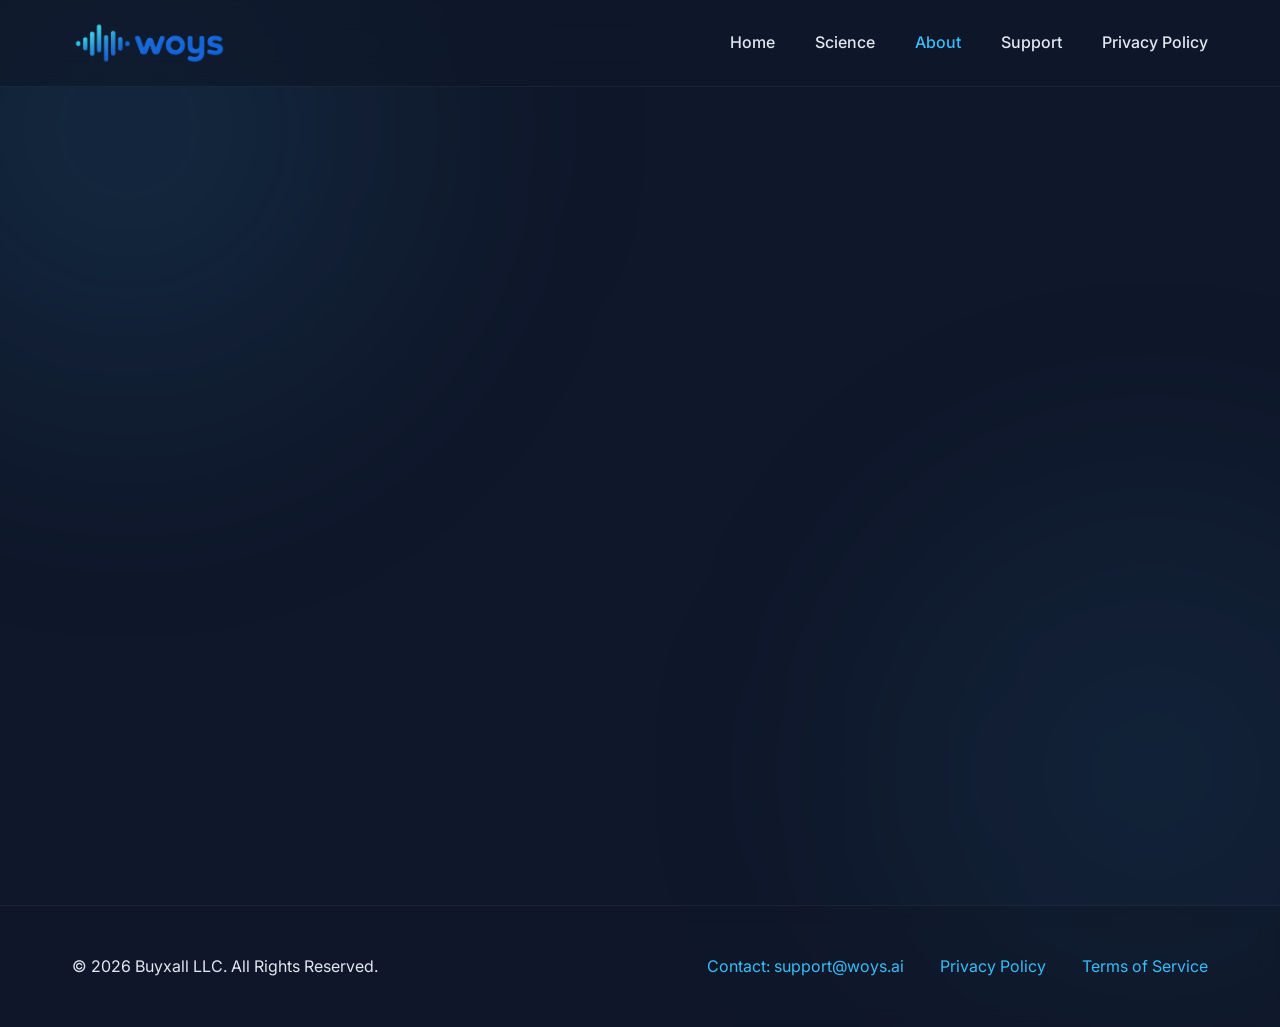
<file: about.html>
<!DOCTYPE html>
<html lang="en">

<head>
    <meta charset="UTF-8">
    <meta name="viewport" content="width=device-width, initial-scale=1.0">
    <title>About Us - Woys AI</title>
    <!-- Google Fonts -->
    <link rel="preconnect" href="https://fonts.googleapis.com">
    <link rel="preconnect" href="https://fonts.gstatic.com" crossorigin>
    <link href="https://fonts.googleapis.com/css2?family=Inter:wght@300;400;500;600;700;800&display=swap"
        rel="stylesheet">
    <!-- Main CSS -->
    <link rel="stylesheet" href="style.css?v=2.0">
</head>

<body>

    <!-- Navigation -->
    <header>
        <nav>
            <a href="/" class="logo">
                <img src="logo.png" alt="Woys AI Logo" class="logo-img">
            </a>
            <ul class="nav-links">
                <li><a href="/">Home</a></li>
                <li><a href="science.html">Science</a></li>
                <li><a href="about.html">About</a></li>
                <li><a href="support.html">Support</a></li>
                <li><a href="privacypolicy.html">Privacy Policy</a></li>
            </ul>
        </nav>
    </header>

    <!-- Page Header -->
    <div class="hero container animate-on-scroll" style="min-height: 50vh; padding-top: 150px; padding-bottom: 50px;">
        <h1>About <span class="accent-text">Buyxall LLC</span></h1>
    </div>

    <!-- Content Sections -->
    <section class="container" style="padding-top: 0; max-width: 800px;">
        <div class="glass-panel animate-on-scroll" style="margin-bottom: 2.5rem;">
            <h3>Who We Are</h3>
            <p>Based in Sheridan, Wyoming, Buyxall LLC is a technology firm dedicated to making advanced AI accessible.
                Woys AI was born from the vision of bridging the gap between human emotion and machine intelligence.</p>
        </div>

        <div class="glass-panel animate-on-scroll"
            style="transition-delay: 0.1s; text-align: center; border-color: var(--accent-color); box-shadow: 0 10px 30px rgba(56, 189, 248, 0.1);">
            <h3 class="accent-text">Our Vision</h3>
            <p style="font-size: 1.3rem; font-style: italic; color: #fff;">"Empowering better communication through deep
                vocal insights."</p>
        </div>
    </section>

    <!-- Footer -->
    <footer>
        <div class="container footer-content">
            <p>&copy; 2026 Buyxall LLC. All Rights Reserved.</p>
            <div class="footer-links">
                <a href="mailto:support@woys.ai">Contact: support@woys.ai</a>
                <a href="privacypolicy.html">Privacy Policy</a>
                <a href="terms.html">Terms of Service</a>
            </div>
        </div>
    </footer>

    <script src="script.js?v=2.0"></script>
</body>

</html>
</file>
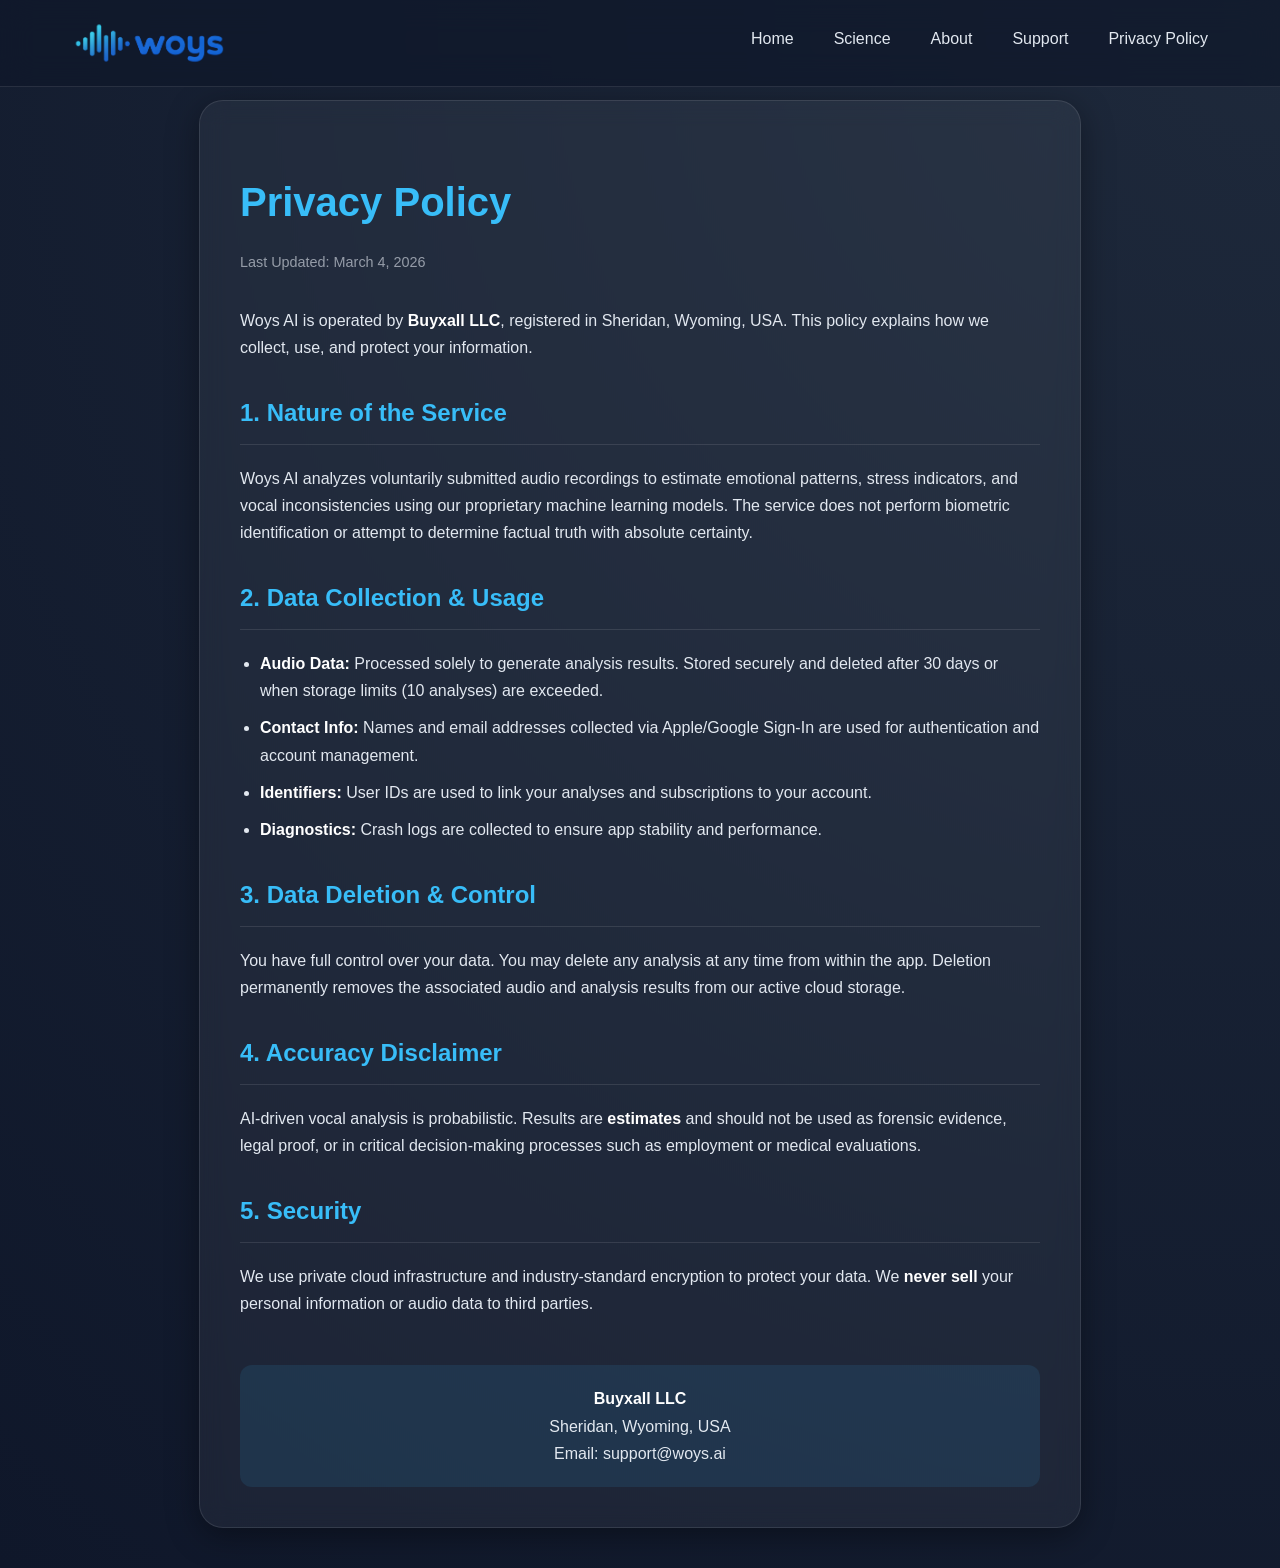
<file: privacypolicy.html>
<!DOCTYPE html>
<html lang="en">

<head>
    <meta charset="UTF-8">
    <meta name="viewport" content="width=device-width, initial-scale=1.0">
    <title>Privacy Policy - Woys AI</title>
    <style>
        :root {
            --primary-bg: #0f172a;
            --glass-bg: rgba(255, 255, 255, 0.05);
            --glass-border: rgba(255, 255, 255, 0.1);
            --text-color: #e2e8f0;
            --accent-color: #38bdf8;
        }

        body {
            background: radial-gradient(circle at top right, #1e293b, #0f172a);
            color: var(--text-color);
            font-family: 'Inter', -apple-system, sans-serif;
            line-height: 1.7;
            margin: 0;
            display: flex;
            justify-content: center;
            align-items: center;
            min-height: 100vh;
        }

        .glass-container {
            background: var(--glass-bg);
            backdrop-filter: blur(12px);
            -webkit-backdrop-filter: blur(12px);
            border: 1px solid var(--glass-border);
            border-radius: 24px;
            padding: 40px;
            max-width: 800px;
            margin: 40px 20px;
            box-shadow: 0 8px 32px 0 rgba(0, 0, 0, 0.37);
        }

        h1 {
            color: var(--accent-color);
            font-size: 2.5rem;
            margin-bottom: 0.5rem;
        }

        h2 {
            color: var(--accent-color);
            margin-top: 2rem;
            border-bottom: 1px solid var(--glass-border);
            padding-bottom: 10px;
        }

        .last-updated {
            opacity: 0.6;
            font-size: 0.9rem;
            margin-bottom: 2rem;
        }

        strong {
            color: #fff;
        }

        ul {
            padding-left: 20px;
        }

        li {
            margin-bottom: 10px;
        }

        .contact-box {
            margin-top: 3rem;
            padding: 20px;
            background: rgba(56, 189, 248, 0.1);
            border-radius: 12px;
            text-align: center;
        }

        .logo {
            text-decoration: none;
            display: flex;
            align-items: center;
        }

        .logo-img {
            height: 48px;
            width: auto;
        }

        /* Header & Nav */
        header {
            position: fixed;
            top: 0;
            left: 0;
            width: 100%;
            z-index: 1000;
            background: rgba(15, 23, 42, 0.7);
            backdrop-filter: blur(16px);
            -webkit-backdrop-filter: blur(16px);
            border-bottom: 1px solid var(--glass-border);
        }

        nav {
            display: flex;
            justify-content: space-between;
            align-items: center;
            max-width: 1200px;
            margin: 0 auto;
            padding: 1.2rem 2rem;
            box-sizing: border-box;
        }

        .nav-links {
            display: flex;
            gap: 2.5rem;
            list-style: none;
            margin: 0;
            padding: 0;
        }

        .nav-links a {
            color: var(--text-color);
            text-decoration: none;
            font-weight: 500;
            transition: color 0.3s ease;
            font-size: 1rem;
        }

        .nav-links a:hover,
        .nav-links a.active {
            color: var(--accent-color);
        }

        @media (max-width: 768px) {
            .nav-links {
                display: none;
            }
        }
    </style>
</head>

<body>
    <!-- Navigation -->
    <header>
        <nav>
            <a href="/" class="logo">
                <img src="logo.png" alt="Woys AI Logo" class="logo-img">
            </a>
            <ul class="nav-links">
                <li><a href="/">Home</a></li>
                <li><a href="science.html">Science</a></li>
                <li><a href="about.html">About</a></li>
                <li><a href="support.html">Support</a></li>
                <li><a href="privacypolicy.html">Privacy Policy</a></li>
            </ul>
        </nav>
    </header>

    <div class="glass-container" style="margin-top: 100px;">
        <h1>Privacy Policy</h1>
        <p class="last-updated">Last Updated: March 4, 2026</p>

        <p>Woys AI is operated by <strong>Buyxall LLC</strong>, registered in Sheridan, Wyoming, USA. This policy
            explains how we collect, use, and protect your information.</p>

        <h2>1. Nature of the Service</h2>
        <p>Woys AI analyzes voluntarily submitted audio recordings to estimate emotional patterns, stress indicators,
            and vocal inconsistencies using our proprietary machine learning models. The service does not perform
            biometric identification or attempt to determine factual truth with absolute certainty.</p>

        <h2>2. Data Collection & Usage</h2>
        <ul>
            <li><strong>Audio Data:</strong> Processed solely to generate analysis results. Stored securely and deleted
                after 30 days or when storage limits (10 analyses) are exceeded.</li>
            <li><strong>Contact Info:</strong> Names and email addresses collected via Apple/Google Sign-In are used for
                authentication and account management.</li>
            <li><strong>Identifiers:</strong> User IDs are used to link your analyses and subscriptions to your account.
            </li>
            <li><strong>Diagnostics:</strong> Crash logs are collected to ensure app stability and performance.</li>
        </ul>

        <h2>3. Data Deletion & Control</h2>
        <p>You have full control over your data. You may delete any analysis at any time from within the app. Deletion
            permanently removes the associated audio and analysis results from our active cloud storage.</p>

        <h2>4. Accuracy Disclaimer</h2>
        <p>AI-driven vocal analysis is probabilistic. Results are <strong>estimates</strong> and should not be used as
            forensic evidence, legal proof, or in critical decision-making processes such as employment or medical
            evaluations.</p>

        <h2>5. Security</h2>
        <p>We use private cloud infrastructure and industry-standard encryption to protect your data. We <strong>never
                sell</strong> your personal information or audio data to third parties.</p>

        <div class="contact-box">
            <strong>Buyxall LLC</strong><br>
            Sheridan, Wyoming, USA<br>
            Email: support@woys.ai
        </div>
    </div>
</body>

</html>
</file>
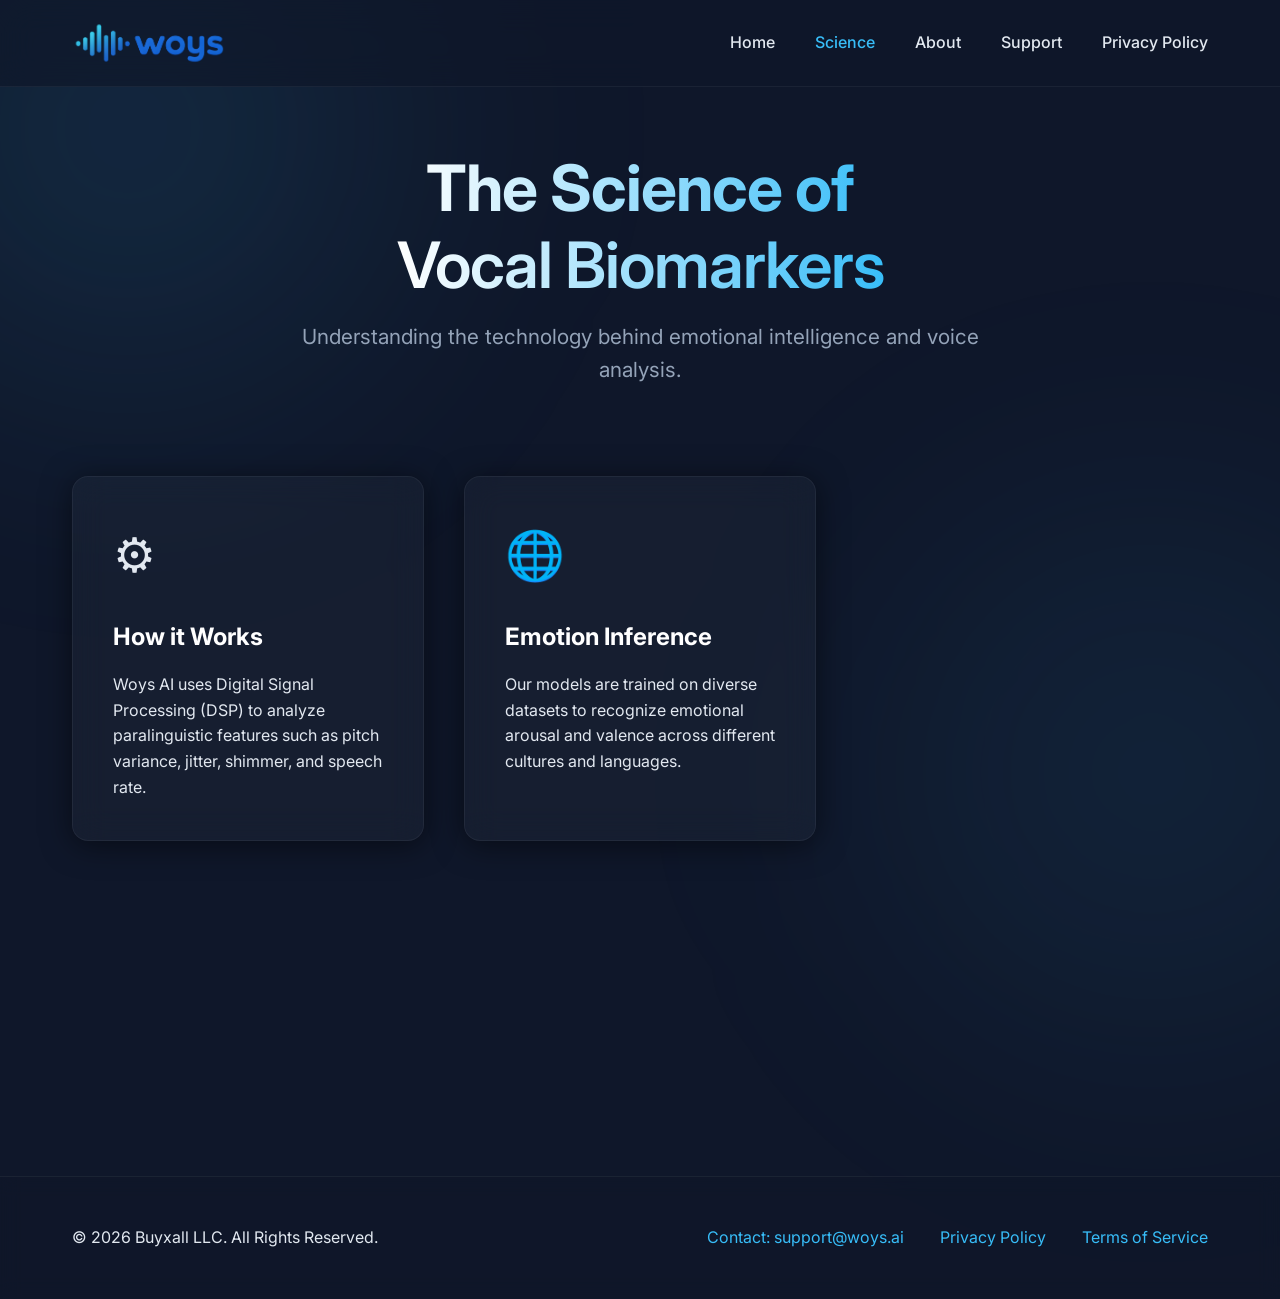
<file: science.html>
<!DOCTYPE html>
<html lang="en">

<head>
    <meta charset="UTF-8">
    <meta name="viewport" content="width=device-width, initial-scale=1.0">
    <title>Science - Woys AI</title>
    <!-- Google Fonts -->
    <link rel="preconnect" href="https://fonts.googleapis.com">
    <link rel="preconnect" href="https://fonts.gstatic.com" crossorigin>
    <link href="https://fonts.googleapis.com/css2?family=Inter:wght@300;400;500;600;700;800&display=swap"
        rel="stylesheet">
    <!-- Main CSS -->
    <link rel="stylesheet" href="style.css?v=2.0">
</head>

<body>

    <!-- Navigation -->
    <header>
        <nav>
            <a href="/" class="logo">
                <img src="logo.png" alt="Woys AI Logo" class="logo-img">
            </a>
            <ul class="nav-links">
                <li><a href="/">Home</a></li>
                <li><a href="science.html">Science</a></li>
                <li><a href="about.html">About</a></li>
                <li><a href="support.html">Support</a></li>
                <li><a href="privacypolicy.html">Privacy Policy</a></li>
            </ul>
        </nav>
    </header>

    <!-- Page Header -->
    <div class="hero container animate-on-scroll" style="min-height: 50vh; padding-top: 150px; padding-bottom: 50px;">
        <h1>The Science of<br><span class="accent-text">Vocal Biomarkers</span></h1>
        <p>Understanding the technology behind emotional intelligence and voice analysis.</p>
    </div>

    <!-- Content Sections -->
    <section class="container" style="padding-top: 0;">
        <div class="grid-2">

            <!-- Section 1 -->
            <div class="glass-panel animate-on-scroll" style="transition-delay: 0.1s;">
                <div class="card-icon">⚙️</div>
                <h3>How it Works</h3>
                <p>Woys AI uses Digital Signal Processing (DSP) to analyze paralinguistic features such as pitch
                    variance, jitter, shimmer, and speech rate.</p>
            </div>

            <!-- Section 2 -->
            <div class="glass-panel animate-on-scroll" style="transition-delay: 0.2s;">
                <div class="card-icon">🌐</div>
                <h3>Emotion Inference</h3>
                <p>Our models are trained on diverse datasets to recognize emotional arousal and valence across
                    different cultures and languages.</p>
            </div>

            <!-- Section 3 -->
            <div class="glass-panel animate-on-scroll" style="grid-column: 1 / -1; transition-delay: 0.3s;">
                <div class="card-icon" style="text-align: center;">📊</div>
                <h3 style="text-align: center;">Probabilistic Modeling</h3>
                <p style="text-align: center; max-width: 800px; margin: 0 auto;">We treat vocal analysis as a
                    probabilistic estimation, focusing on patterns rather than deterministic 'truth'.</p>
            </div>

        </div>
    </section>

    <!-- Footer -->
    <footer>
        <div class="container footer-content">
            <p>&copy; 2026 Buyxall LLC. All Rights Reserved.</p>
            <div class="footer-links">
                <a href="mailto:support@woys.ai">Contact: support@woys.ai</a>
                <a href="privacypolicy.html">Privacy Policy</a>
                <a href="terms.html">Terms of Service</a>
            </div>
        </div>
    </footer>

    <script src="script.js?v=2.0"></script>
</body>

</html>
</file>
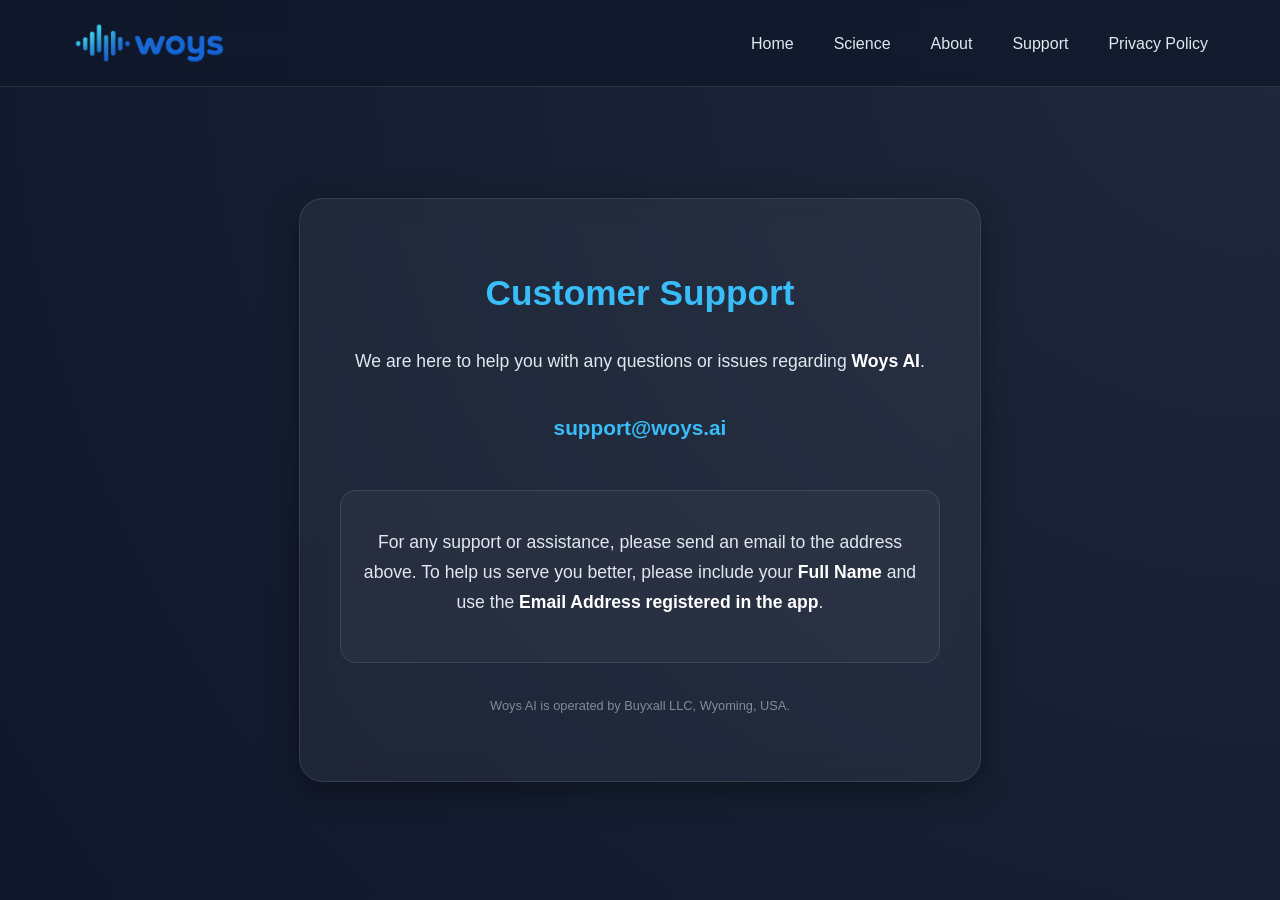
<file: support.html>
<!DOCTYPE html>
<html lang="en">

<head>
    <meta charset="UTF-8">
    <meta name="viewport" content="width=device-width, initial-scale=1.0">
    <title>Support - Woys AI</title>
    <style>
        :root {
            --primary-bg: #0f172a;
            --glass-bg: rgba(255, 255, 255, 0.05);
            --glass-border: rgba(255, 255, 255, 0.1);
            --text-color: #e2e8f0;
            --accent-color: #38bdf8;
        }

        body {
            background: radial-gradient(circle at top right, #1e293b, #0f172a);
            color: var(--text-color);
            font-family: 'Inter', -apple-system, sans-serif;
            line-height: 1.7;
            margin: 0;
            display: flex;
            justify-content: center;
            align-items: center;
            min-height: 100vh;
        }

        .glass-container {
            background: var(--glass-bg);
            backdrop-filter: blur(12px);
            -webkit-backdrop-filter: blur(12px);
            border: 1px solid var(--glass-border);
            border-radius: 24px;
            padding: 40px;
            max-width: 600px;
            margin: 20px;
            box-shadow: 0 8px 32px 0 rgba(0, 0, 0, 0.37);
            text-align: center;
        }

        h1 {
            color: var(--accent-color);
            font-size: 2.2rem;
            margin-bottom: 1.5rem;
        }

        p {
            font-size: 1.1rem;
            margin-bottom: 1.5rem;
        }

        .email-link {
            display: inline-block;
            color: var(--accent-color);
            font-weight: bold;
            font-size: 1.3rem;
            text-decoration: none;
            border-bottom: 2px solid transparent;
            transition: border-color 0.3s;
            margin: 10px 0;
        }

        .email-link:hover {
            border-color: var(--accent-color);
        }

        .instruction-box {
            margin-top: 2rem;
            padding: 20px;
            background: rgba(255, 255, 255, 0.03);
            border-radius: 16px;
            font-size: 0.95rem;
            border: 1px solid var(--glass-border);
        }

        strong {
            color: #fff;
        }

        .logo {
            text-decoration: none;
            display: flex;
            align-items: center;
        }

        .logo-img {
            height: 48px;
            width: auto;
        }

        /* Header & Nav */
        header {
            position: fixed;
            top: 0;
            left: 0;
            width: 100%;
            z-index: 1000;
            background: rgba(15, 23, 42, 0.7);
            backdrop-filter: blur(16px);
            -webkit-backdrop-filter: blur(16px);
            border-bottom: 1px solid var(--glass-border);
        }

        nav {
            display: flex;
            justify-content: space-between;
            align-items: center;
            max-width: 1200px;
            margin: 0 auto;
            padding: 1.2rem 2rem;
            box-sizing: border-box;
        }

        .nav-links {
            display: flex;
            gap: 2.5rem;
            list-style: none;
            margin: 0;
            padding: 0;
        }

        .nav-links a {
            color: var(--text-color);
            text-decoration: none;
            font-weight: 500;
            transition: color 0.3s ease;
            font-size: 1rem;
        }

        .nav-links a:hover,
        .nav-links a.active {
            color: var(--accent-color);
        }

        @media (max-width: 768px) {
            .nav-links {
                display: none;
            }
        }
    </style>
</head>

<body>
    <!-- Navigation -->
    <header>
        <nav>
            <a href="/" class="logo">
                <img src="logo.png" alt="Woys AI Logo" class="logo-img">
            </a>
            <ul class="nav-links">
                <li><a href="/">Home</a></li>
                <li><a href="science.html">Science</a></li>
                <li><a href="about.html">About</a></li>
                <li><a href="support.html">Support</a></li>
                <li><a href="privacypolicy.html">Privacy Policy</a></li>
            </ul>
        </nav>
    </header>

    <div class="glass-container" style="margin-top: 100px;">
        <h1>Customer Support</h1>
        <p>We are here to help you with any questions or issues regarding <strong>Woys AI</strong>.</p>

        <a href="mailto:support@woys.ai" class="email-link">support@woys.ai</a>

        <div class="instruction-box">
            <p>For any support or assistance, please send an email to the address above. To help us serve you better,
                please include your <strong>Full Name</strong> and use the <strong>Email Address registered in the
                    app</strong>.</p>
        </div>

        <p style="margin-top: 2rem; font-size: 0.8rem; opacity: 0.5;">Woys AI is operated by Buyxall LLC, Wyoming, USA.
        </p>
    </div>
</body>

</html>
</file>
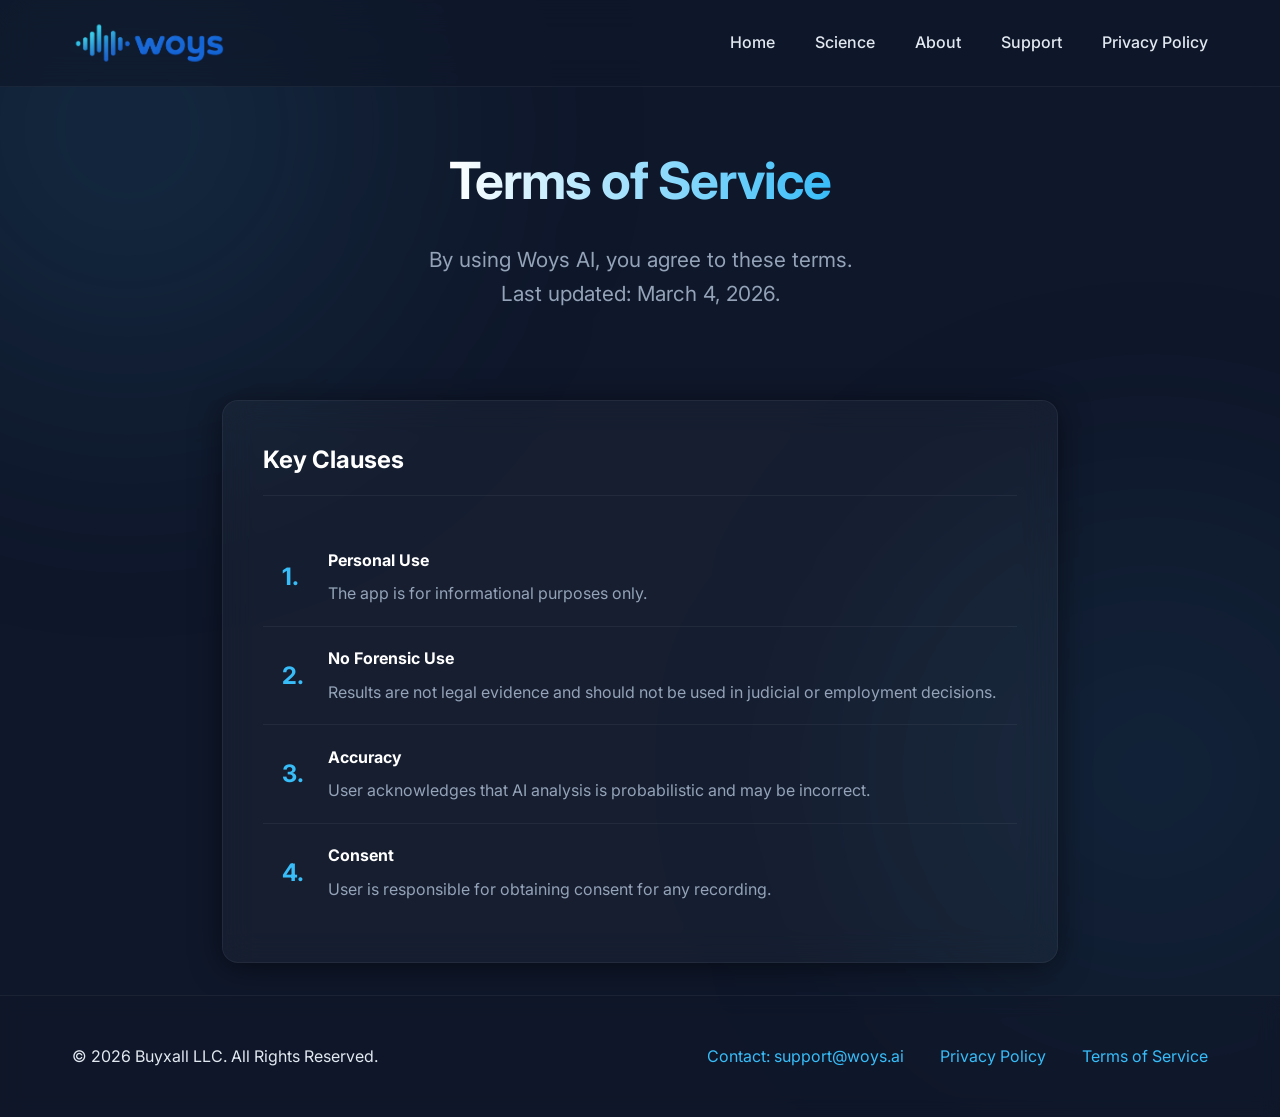
<file: terms.html>
<!DOCTYPE html>
<html lang="en">

<head>
    <meta charset="UTF-8">
    <meta name="viewport" content="width=device-width, initial-scale=1.0">
    <title>Terms of Service - Woys AI</title>
    <!-- Google Fonts -->
    <link rel="preconnect" href="https://fonts.googleapis.com">
    <link rel="preconnect" href="https://fonts.gstatic.com" crossorigin>
    <link href="https://fonts.googleapis.com/css2?family=Inter:wght@300;400;500;600;700;800&display=swap"
        rel="stylesheet">
    <!-- Main CSS -->
    <link rel="stylesheet" href="style.css?v=2.0">
</head>

<body>

    <!-- Navigation -->
    <header>
        <nav>
            <a href="/" class="logo">
                <img src="logo.png" alt="Woys AI Logo" class="logo-img">
            </a>
            <ul class="nav-links">
                <li><a href="/">Home</a></li>
                <li><a href="science.html">Science</a></li>
                <li><a href="about.html">About</a></li>
                <li><a href="support.html">Support</a></li>
                <li><a href="privacypolicy.html">Privacy Policy</a></li>
            </ul>
        </nav>
    </header>

    <!-- Page Header -->
    <div class="hero container animate-on-scroll" style="min-height: 40vh; padding-top: 150px; padding-bottom: 50px;">
        <h1 style="font-size: clamp(2rem, 4vw, 3.5rem);">Terms of Service</h1>
        <p style="margin-top: 1rem;">By using Woys AI, you agree to these terms.<br>Last updated: March 4, 2026.</p>
    </div>

    <!-- Content Sections -->
    <section class="container" style="padding-top: 0; max-width: 900px;">
        <div class="glass-panel animate-on-scroll">
            <h3 style="margin-bottom: 2rem; border-bottom: 1px solid var(--glass-border); padding-bottom: 1rem;">Key
                Clauses</h3>

            <ul class="glass-list">
                <li>
                    <span
                        style="font-size: 1.5rem; color: var(--accent-color); font-weight: bold; width: 30px;">1.</span>
                    <div>
                        <h4 style="margin: 0 0 0.5rem 0;">Personal Use</h4>
                        <p style="margin: 0; color: #94a3b8;">The app is for informational purposes only.</p>
                    </div>
                </li>
                <li>
                    <span
                        style="font-size: 1.5rem; color: var(--accent-color); font-weight: bold; width: 30px;">2.</span>
                    <div>
                        <h4 style="margin: 0 0 0.5rem 0;">No Forensic Use</h4>
                        <p style="margin: 0; color: #94a3b8;">Results are not legal evidence and should not be used in
                            judicial or employment decisions.</p>
                    </div>
                </li>
                <li>
                    <span
                        style="font-size: 1.5rem; color: var(--accent-color); font-weight: bold; width: 30px;">3.</span>
                    <div>
                        <h4 style="margin: 0 0 0.5rem 0;">Accuracy</h4>
                        <p style="margin: 0; color: #94a3b8;">User acknowledges that AI analysis is probabilistic and
                            may be incorrect.</p>
                    </div>
                </li>
                <li>
                    <span
                        style="font-size: 1.5rem; color: var(--accent-color); font-weight: bold; width: 30px;">4.</span>
                    <div>
                        <h4 style="margin: 0 0 0.5rem 0;">Consent</h4>
                        <p style="margin: 0; color: #94a3b8;">User is responsible for obtaining consent for any
                            recording.</p>
                    </div>
                </li>
            </ul>
        </div>
    </section>

    <!-- Footer -->
    <footer>
        <div class="container footer-content">
            <p>&copy; 2026 Buyxall LLC. All Rights Reserved.</p>
            <div class="footer-links">
                <a href="mailto:support@woys.ai">Contact: support@woys.ai</a>
                <a href="privacypolicy.html">Privacy Policy</a>
                <a href="terms.html">Terms of Service</a>
            </div>
        </div>
    </footer>

    <script src="script.js?v=2.0"></script>
</body>

</html>
</file>
<file: style.css>
/* style.css */
:root {
    --bg-color: #0f172a;
    /* Dark background */
    --accent-color: #38bdf8;
    /* Light blue accent */
    --text-color: #e2e8f0;
    /* Light gray text */
    --glass-bg: rgba(255, 255, 255, 0.03);
    /* subtle white */
    --glass-border: rgba(255, 255, 255, 0.05);
    --glass-shadow: 0 4px 30px rgba(0, 0, 0, 0.5);
    --gradient-glow: linear-gradient(135deg, rgba(56, 189, 248, 0.2), rgba(15, 23, 42, 0));
}

* {
    margin: 0;
    padding: 0;
    box-sizing: border-box;
    font-family: 'Inter', system-ui, -apple-system, sans-serif;
}

body {
    background-color: var(--bg-color);
    color: var(--text-color);
    line-height: 1.6;
    overflow-x: hidden;
    position: relative;
}

/* Background gradient blobs */
body::before,
body::after {
    content: '';
    position: fixed;
    width: 60vw;
    height: 60vw;
    border-radius: 50%;
    filter: blur(120px);
    z-index: -1;
    pointer-events: none;
}

body::before {
    top: -20vw;
    left: -20vw;
    background: radial-gradient(circle, rgba(56, 189, 248, 0.15) 0%, rgba(15, 23, 42, 0) 70%);
}

body::after {
    bottom: -20vw;
    right: -20vw;
    background: radial-gradient(circle, rgba(56, 189, 248, 0.1) 0%, rgba(15, 23, 42, 0) 70%);
}

/* Glass Effect */
.glass-panel {
    background: var(--glass-bg);
    backdrop-filter: blur(16px);
    -webkit-backdrop-filter: blur(16px);
    border: 1px solid var(--glass-border);
    border-radius: 16px;
    box-shadow: var(--glass-shadow);
    padding: 2.5rem;
    transition: transform 0.4s cubic-bezier(0.16, 1, 0.3, 1), border-color 0.4s ease, box-shadow 0.4s ease;
}

.glass-panel:hover {
    transform: translateY(-8px);
    border-color: rgba(56, 189, 248, 0.3);
    box-shadow: 0 15px 40px rgba(56, 189, 248, 0.15);
}

/* Typography */
h1,
h2,
h3,
h4 {
    font-weight: 700;
    color: #ffffff;
    margin-bottom: 1rem;
}

h1 {
    font-size: clamp(2.5rem, 5vw, 4.5rem);
    line-height: 1.2;
    background: linear-gradient(to right, #ffffff, var(--accent-color));
    -webkit-background-clip: text;
    background-clip: text;
    -webkit-text-fill-color: transparent;
    letter-spacing: -1px;
}

h2 {
    font-size: clamp(2rem, 3vw, 2.5rem);
    letter-spacing: -0.5px;
}

h3 {
    font-size: 1.5rem;
}

/* Header & Nav */
header {
    position: fixed;
    top: 0;
    width: 100%;
    z-index: 1000;
    background: rgba(15, 23, 42, 0.7);
    backdrop-filter: blur(16px);
    -webkit-backdrop-filter: blur(16px);
    border-bottom: 1px solid var(--glass-border);
}

nav {
    display: flex;
    justify-content: space-between;
    align-items: center;
    max-width: 1200px;
    margin: 0 auto;
    padding: 1.2rem 2rem;
}

.logo {
    text-decoration: none;
    display: flex;
    align-items: center;
}

.logo-img {
    height: 48px;
    /* Adjust size based on actual logo */
    width: auto;
}

.nav-links {
    display: flex;
    gap: 2.5rem;
    list-style: none;
}

.nav-links a {
    color: var(--text-color);
    text-decoration: none;
    font-weight: 500;
    transition: color 0.3s ease;
    font-size: 1rem;
}

.nav-links a:hover,
.nav-links a.active {
    color: var(--accent-color);
}

/* Layout containers */
.container {
    max-width: 1200px;
    margin: 0 auto;
    padding: 0 2rem;
}

section {
    padding: 8rem 0;
}

.trust-section {
    margin-top: 4rem;
    margin-bottom: 2rem;
}

/* Animations */
.animate-on-scroll {
    opacity: 0;
    transform: translateY(40px) scale(0.98);
    transition: opacity 1s cubic-bezier(0.16, 1, 0.3, 1), transform 1s cubic-bezier(0.16, 1, 0.3, 1);
}

.animate-on-scroll.visible {
    opacity: 1;
    transform: translateY(0) scale(1);
}

/* Hero Section */
.hero {
    min-height: 100vh;
    display: flex;
    flex-direction: column;
    justify-content: center;
    align-items: center;
    text-align: center;
    padding-top: 100px;
}

.hero p {
    font-size: clamp(1.1rem, 2vw, 1.3rem);
    max-width: 700px;
    margin: 0 auto 2.5rem;
    color: #94a3b8;
}

/* Grid Layouts */
.grid-2 {
    display: grid;
    grid-template-columns: repeat(auto-fit, minmax(350px, 1fr));
    gap: 2.5rem;
}

.grid-4 {
    display: grid;
    grid-template-columns: repeat(auto-fit, minmax(260px, 1fr));
    gap: 2rem;
}

/* Footer */
footer {
    border-top: 1px solid var(--glass-border);
    padding: 3rem 0;
    margin-top: 2rem;
    background: rgba(15, 23, 42, 0.4);
    backdrop-filter: blur(10px);
}

.footer-content {
    display: flex;
    justify-content: space-between;
    align-items: center;
    flex-wrap: wrap;
    gap: 1.5rem;
}

.footer-links a {
    color: var(--accent-color);
    text-decoration: none;
    margin-left: 2rem;
    transition: color 0.3s ease;
}

.footer-links a:hover {
    color: #7dd3fc;
}

/* Content specific tags */
.accent-text {
    color: var(--accent-color);
    font-weight: 600;
}

.card-icon {
    font-size: 3rem;
    margin-bottom: 1.5rem;
}

ul.glass-list {
    list-style: none;
    padding: 0;
}

ul.glass-list li {
    padding: 1.2rem;
    border-bottom: 1px solid var(--glass-border);
    display: flex;
    align-items: center;
    gap: 1rem;
}

ul.glass-list li:last-child {
    border-bottom: none;
}

/* Buttons */
.btn-primary {
    background: var(--accent-color);
    color: #0f172a;
    padding: 1rem 2.5rem;
    border-radius: 50px;
    text-decoration: none;
    font-weight: 600;
    transition: all 0.3s ease;
    display: inline-block;
    border: none;
    cursor: pointer;
    box-shadow: 0 4px 15px rgba(56, 189, 248, 0.3);
}

.btn-primary:hover {
    transform: translateY(-2px);
    box-shadow: 0 8px 25px rgba(56, 189, 248, 0.5);
    background: #7dd3fc;
}

.menu-toggle {
    display: none;
    cursor: pointer;
    color: var(--text-color);
    transition: color 0.3s ease;
}

.menu-toggle:hover {
    color: var(--accent-color);
}

/* Responsive adjust */
@media (max-width: 768px) {
    body::before {
        display: none;
    }

    .menu-toggle {
        display: block;
        margin-left: auto;
    }

    .nav-links {
        display: none;
        flex-direction: column;
        position: absolute;
        top: 100%;
        left: 0;
        width: 100%;
        background: rgba(15, 23, 42, 0.98);
        /* Less transparent for menu */
        backdrop-filter: blur(16px);
        padding: 2rem 0;
        text-align: center;
        border-bottom: 1px solid var(--glass-border);
    }

    .nav-links.active {
        display: flex;
    }

    .footer-content {
        flex-direction: column;
        text-align: center;
    }

    .footer-links {
        display: flex;
        flex-direction: column;
        gap: 1rem;
    }

    .footer-links a {
        margin: 0;
    }

    .ticker-content {
        font-size: clamp(1.2rem, 3vw, 2rem);
        gap: 1.5rem;
    }

    .ticker-icon {
        font-size: clamp(1.5rem, 5vw, 3rem);
    }
}

/* Animations added for redesign */

/* Heartbeat Logo */
.hero-logo-container {
    margin-bottom: 2rem;
}

.hero-logo {
    height: 70px;
    width: auto;
    object-fit: contain;
}

.heartbeat-animation {
    animation: heartbeat 1.5s infinite ease-in-out;
}

@keyframes heartbeat {
    0% {
        transform: scale(1);
    }

    15% {
        transform: scale(1.15);
    }

    30% {
        transform: scale(1);
    }

    45% {
        transform: scale(1.15);
    }

    70% {
        transform: scale(1);
    }

    100% {
        transform: scale(1);
    }
}

/* Hero text wrapper */
.hero-text-wrapper {
    position: relative;
    max-width: 800px;
    margin: 0 auto;
    padding: 2rem 0;
    z-index: 1;
}

/* Sound wave removed per request */

/* Scroll indicator */
.scroll-indicator {
    margin-top: 3rem;
    display: flex;
    flex-direction: column;
    align-items: center;
    gap: 0.5rem;
    color: var(--accent-color);
    font-size: 0.9rem;
    text-transform: uppercase;
    letter-spacing: 1px;
}

.scroll-icon {
    width: 24px;
    height: 40px;
    border: 2px solid var(--accent-color);
    border-radius: 20px;
    position: relative;
}

.scroll-icon::before {
    content: '';
    position: absolute;
    top: 6px;
    left: 50%;
    transform: translateX(-50%);
    width: 4px;
    height: 8px;
    background: var(--accent-color);
    border-radius: 2px;
    animation: scrollMouse 2s infinite ease-in-out;
}

@keyframes scrollMouse {
    0% {
        transform: translate(-50%, 0);
        opacity: 1;
    }

    100% {
        transform: translate(-50%, 15px);
        opacity: 0;
    }
}

/* Horizontal Scroll Layout - Ticker Tape Vibe */
.horizontal-scroll-section {
    position: relative;
    height: 100vh;
    background: var(--bg-color);
    display: flex;
    align-items: center;
    overflow: hidden;
}

.horizontal-scroll-container {
    display: flex;
    flex-wrap: nowrap;
    align-items: center;
    /* initial start position from left viewport */
    padding-left: 100vw;
    width: max-content;
    will-change: transform;
}

.ticker-content {
    display: flex;
    align-items: center;
    gap: 3rem;
    white-space: nowrap;
    font-size: clamp(2rem, 5vw, 4rem);
    font-weight: 700;
    color: #fff;
    padding-right: 50vw;
    /* End padding so it rolls off the screen nicely */
}

.ticker-text {
    background: linear-gradient(to right, #ffffff, var(--accent-color));
    background-clip: text;
    -webkit-background-clip: text;
    -webkit-text-fill-color: transparent;
    letter-spacing: -1.5px;
}

.ticker-icon {
    font-size: clamp(3rem, 6vw, 5rem);
    filter: drop-shadow(0 0 20px rgba(56, 189, 248, 0.4));
    transform: translateY(-5px);
}

.ticker-svg {
    height: clamp(30px, 5vw, 60px);
    width: auto;
    opacity: 0.8;
}
</file>
